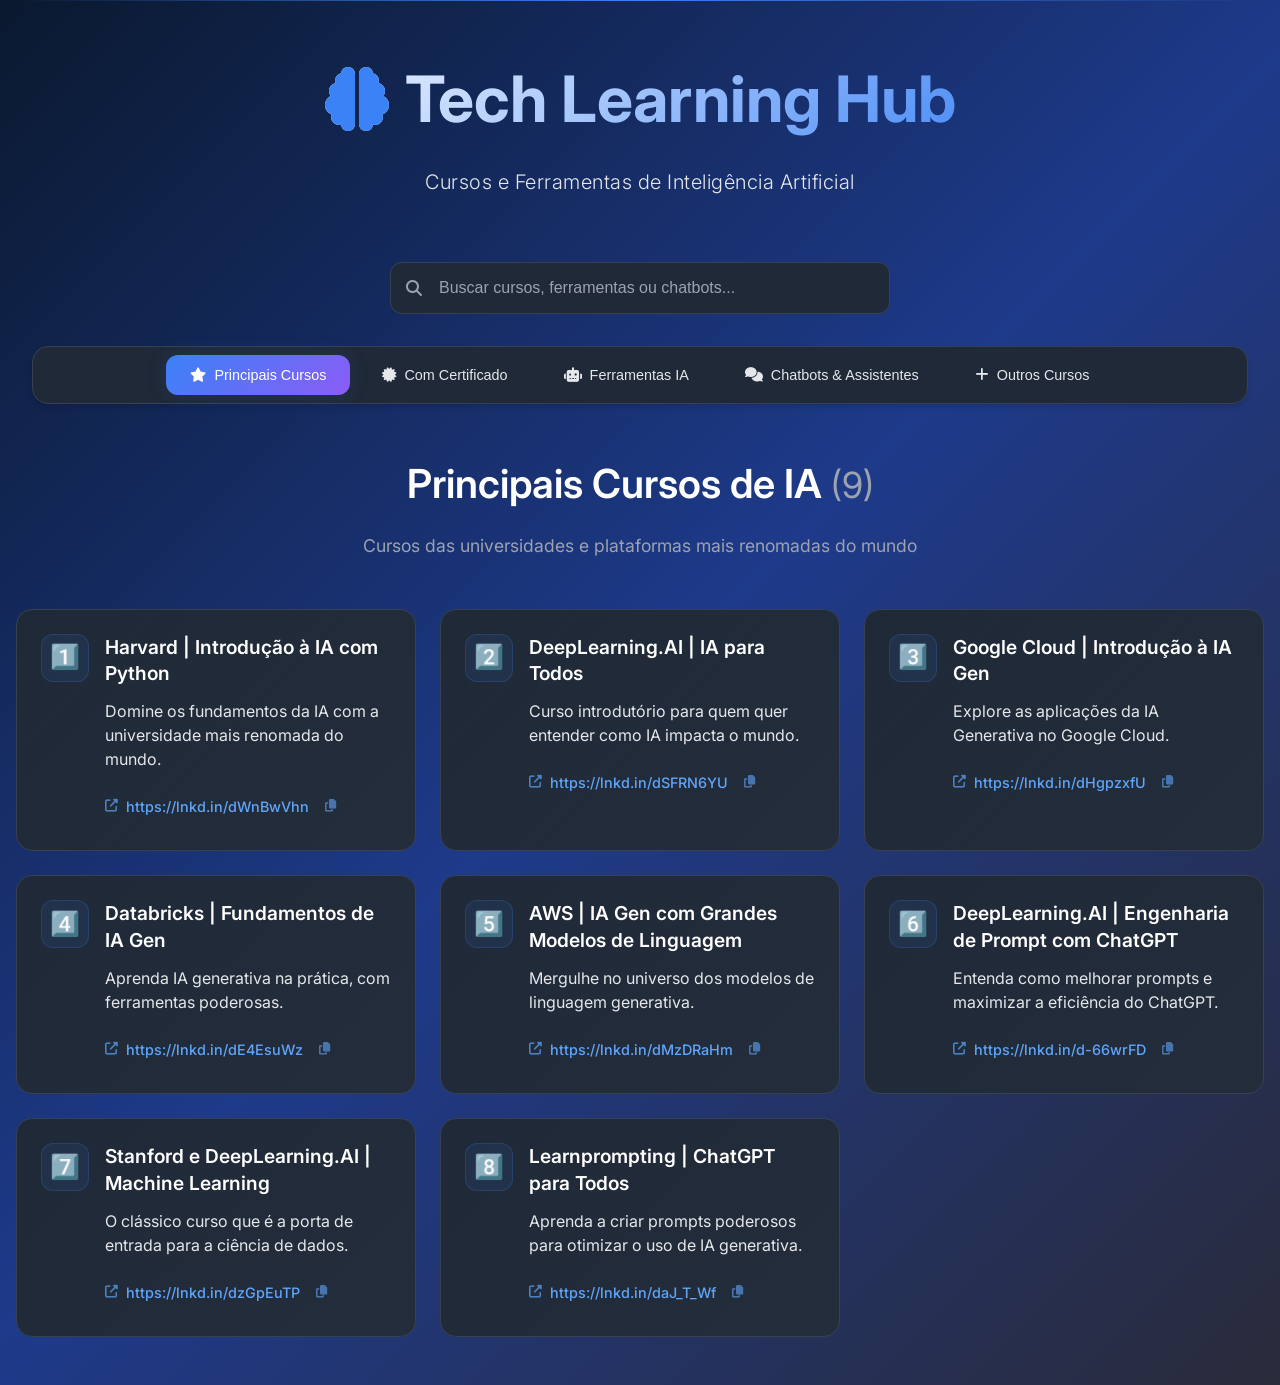
<file: index.html>
<!DOCTYPE html>
<html lang="pt-BR">
<head>
    <meta charset="UTF-8">
    <meta name="viewport" content="width=device-width, initial-scale=1.0">
    <title>Cursos e Ferramentas de IA - Tech Learning Hub</title>
    <link rel="stylesheet" href="styles.css">
    <link href="https://fonts.googleapis.com/css2?family=Inter:wght@300;400;500;600;700&display=swap" rel="stylesheet">
    <link rel="stylesheet" href="https://cdnjs.cloudflare.com/ajax/libs/font-awesome/6.4.0/css/all.min.css">
</head>
<body>
    <div class="container">
        <header class="header">
            <div class="header-content">
                <h1 class="main-title">
                    <i class="fas fa-brain"></i>
                    Tech Learning Hub
                </h1>
                <p class="subtitle">Cursos e Ferramentas de Inteligência Artificial</p>
            </div>
        </header>

        <nav class="navigation">
            <div class="nav-tabs">
                <button class="nav-tab active" data-section="principais">
                    <i class="fas fa-star"></i>
                    Principais Cursos
                </button>
                <button class="nav-tab" data-section="certificados">
                    <i class="fas fa-certificate"></i>
                    Com Certificado
                </button>
                <button class="nav-tab" data-section="ferramentas">
                    <i class="fas fa-robot"></i>
                    Ferramentas IA
                </button>
                <button class="nav-tab" data-section="chatbots">
                    <i class="fas fa-comments"></i>
                    Chatbots & Assistentes
                </button>
                <button class="nav-tab" data-section="outros">
                    <i class="fas fa-plus"></i>
                    Outros Cursos
                </button>
            </div>
        </nav>

        <main class="main-content">
            <!-- Seção Principais Cursos -->
            <section id="principais" class="content-section active">
                <div class="section-header">
                    <h2>Principais Cursos de IA</h2>
                    <p>Cursos das universidades e plataformas mais renomadas do mundo</p>
                </div>
                
                <div class="courses-grid">
                    <div class="course-card">
                        <div class="course-number">1️⃣</div>
                        <div class="course-content">
                            <h3>Harvard | Introdução à IA com Python</h3>
                            <p>Domine os fundamentos da IA com a universidade mais renomada do mundo.</p>
                            <a href="https://lnkd.in/dWnBwVhn" target="_blank" class="course-link">
                                <i class="fas fa-external-link-alt"></i>
                                https://lnkd.in/dWnBwVhn
                            </a>
                        </div>
                    </div>

                    <div class="course-card">
                        <div class="course-number">2️⃣</div>
                        <div class="course-content">
                            <h3>DeepLearning.AI | IA para Todos</h3>
                            <p>Curso introdutório para quem quer entender como IA impacta o mundo.</p>
                            <a href="https://lnkd.in/dSFRN6YU" target="_blank" class="course-link">
                                <i class="fas fa-external-link-alt"></i>
                                https://lnkd.in/dSFRN6YU
                            </a>
                        </div>
                    </div>

                    <div class="course-card">
                        <div class="course-number">3️⃣</div>
                        <div class="course-content">
                            <h3>Google Cloud | Introdução à IA Gen</h3>
                            <p>Explore as aplicações da IA Generativa no Google Cloud.</p>
                            <a href="https://lnkd.in/dHgpzxfU" target="_blank" class="course-link">
                                <i class="fas fa-external-link-alt"></i>
                                https://lnkd.in/dHgpzxfU
                            </a>
                        </div>
                    </div>

                    <div class="course-card">
                        <div class="course-number">4️⃣</div>
                        <div class="course-content">
                            <h3>Databricks | Fundamentos de IA Gen</h3>
                            <p>Aprenda IA generativa na prática, com ferramentas poderosas.</p>
                            <a href="https://lnkd.in/dE4EsuWz" target="_blank" class="course-link">
                                <i class="fas fa-external-link-alt"></i>
                                https://lnkd.in/dE4EsuWz
                            </a>
                        </div>
                    </div>

                    <div class="course-card">
                        <div class="course-number">5️⃣</div>
                        <div class="course-content">
                            <h3>AWS | IA Gen com Grandes Modelos de Linguagem</h3>
                            <p>Mergulhe no universo dos modelos de linguagem generativa.</p>
                            <a href="https://lnkd.in/dMzDRaHm" target="_blank" class="course-link">
                                <i class="fas fa-external-link-alt"></i>
                                https://lnkd.in/dMzDRaHm
                            </a>
                        </div>
                    </div>

                    <div class="course-card">
                        <div class="course-number">6️⃣</div>
                        <div class="course-content">
                            <h3>DeepLearning.AI | Engenharia de Prompt com ChatGPT</h3>
                            <p>Entenda como melhorar prompts e maximizar a eficiência do ChatGPT.</p>
                            <a href="https://lnkd.in/d-66wrFD" target="_blank" class="course-link">
                                <i class="fas fa-external-link-alt"></i>
                                https://lnkd.in/d-66wrFD
                            </a>
                        </div>
                    </div>

                    <div class="course-card">
                        <div class="course-number">7️⃣</div>
                        <div class="course-content">
                            <h3>Stanford e DeepLearning.AI | Machine Learning</h3>
                            <p>O clássico curso que é a porta de entrada para a ciência de dados.</p>
                            <a href="https://lnkd.in/dzGpEuTP" target="_blank" class="course-link">
                                <i class="fas fa-external-link-alt"></i>
                                https://lnkd.in/dzGpEuTP
                            </a>
                        </div>
                    </div>

                    <div class="course-card">
                        <div class="course-number">8️⃣</div>
                        <div class="course-content">
                            <h3>Learnprompting | ChatGPT para Todos</h3>
                            <p>Aprenda a criar prompts poderosos para otimizar o uso de IA generativa.</p>
                            <a href="https://lnkd.in/daJ_T_Wf" target="_blank" class="course-link">
                                <i class="fas fa-external-link-alt"></i>
                                https://lnkd.in/daJ_T_Wf
                            </a>
                        </div>
                    </div>

                    <div class="course-card">
                        <div class="course-number">9️⃣</div>
                        <div class="course-content">
                            <h3>Harvard | Data Science: Machine Learning</h3>
                            <p>Aprofunde seus conhecimentos em Machine Learning com Harvard.</p>
                            <a href="https://lnkd.in/dXRFrvbR" target="_blank" class="course-link">
                                <i class="fas fa-external-link-alt"></i>
                                https://lnkd.in/dXRFrvbR
                            </a>
                        </div>
                    </div>
                </div>
            </section>

            <!-- Seção Cursos com Certificado -->
            <section id="certificados" class="content-section">
                <div class="section-header">
                    <h2>Cursos Gratuitos de IA com Certificado</h2>
                    <p>Obtenha certificações reconhecidas no mercado</p>
                </div>
                
                <div class="courses-grid">
                    <div class="course-card">
                        <div class="course-icon">👨‍💼</div>
                        <div class="course-content">
                            <h3>Gerente de Produto IBM AI</h3>
                            <a href="https://lnkd.in/dCBqF8ej" target="_blank" class="course-link">
                                <i class="fas fa-external-link-alt"></i>
                                https://lnkd.in/dCBqF8ej
                            </a>
                        </div>
                    </div>

                    <div class="course-card">
                        <div class="course-icon">🧾</div>
                        <div class="course-content">
                            <h3>Analista de Metadados</h3>
                            <a href="https://lnkd.in/dMk_yRZW" target="_blank" class="course-link">
                                <i class="fas fa-external-link-alt"></i>
                                https://lnkd.in/dMk_yRZW
                            </a>
                        </div>
                    </div>

                    <div class="course-card">
                        <div class="course-icon">📚</div>
                        <div class="course-content">
                            <h3>Introdução ao LLMs</h3>
                            <a href="https://lnkd.in/dH9qenKa" target="_blank" class="course-link">
                                <i class="fas fa-external-link-alt"></i>
                                https://lnkd.in/dH9qenKa
                            </a>
                        </div>
                    </div>

                    <div class="course-card">
                        <div class="course-icon">🌐</div>
                        <div class="course-content">
                            <h3>IA para Todos</h3>
                            <a href="https://lnkd.in/drqErXpz" target="_blank" class="course-link">
                                <i class="fas fa-external-link-alt"></i>
                                https://lnkd.in/drqErXpz
                            </a>
                        </div>
                    </div>

                    <div class="course-card">
                        <div class="course-icon">🧠</div>
                        <div class="course-content">
                            <h3>IA Generativa para Líderes</h3>
                            <a href="https://lnkd.in/dYfGcK46" target="_blank" class="course-link">
                                <i class="fas fa-external-link-alt"></i>
                                https://lnkd.in/dYfGcK46
                            </a>
                        </div>
                    </div>

                    <div class="course-card">
                        <div class="course-icon">🧪</div>
                        <div class="course-content">
                            <h3>Construindo um cérebro em 10 minutos</h3>
                            <a href="https://lnkd.in/dq8zGWCy" target="_blank" class="course-link">
                                <i class="fas fa-external-link-alt"></i>
                                https://lnkd.in/dq8zGWCy
                            </a>
                        </div>
                    </div>

                    <div class="course-card">
                        <div class="course-icon">⚖</div>
                        <div class="course-content">
                            <h3>Introdução à IA Responsável</h3>
                            <a href="https://lnkd.in/dWmhsbQf" target="_blank" class="course-link">
                                <i class="fas fa-external-link-alt"></i>
                                https://lnkd.in/dWmhsbQf
                            </a>
                        </div>
                    </div>

                    <div class="course-card">
                        <div class="course-icon">📈</div>
                        <div class="course-content">
                            <h3>Eleve sua carreira de Analista de Dados</h3>
                            <a href="https://lnkd.in/dF6wwr9J" target="_blank" class="course-link">
                                <i class="fas fa-external-link-alt"></i>
                                https://lnkd.in/dF6wwr9J
                            </a>
                        </div>
                    </div>

                    <div class="course-card">
                        <div class="course-icon">🧬</div>
                        <div class="course-content">
                            <h3>Eleve sua carreira em Ciência de Dados</h3>
                            <a href="https://lnkd.in/dJaumutQ5" target="_blank" class="course-link">
                                <i class="fas fa-external-link-alt"></i>
                                https://lnkd.in/dJaumutQ5
                            </a>
                        </div>
                    </div>
                </div>
            </section>

            <!-- Seção Ferramentas de IA -->
            <section id="ferramentas" class="content-section">
                <div class="section-header">
                    <h2>Ferramentas de IA Agentic e Navegadores Autônomos</h2>
                    <p>As mais avançadas ferramentas de automação e navegação inteligente</p>
                </div>
                
                <div class="tools-grid">
                    <div class="tool-card">
                        <div class="tool-header">
                            <h3>→ Fellou</h3>
                        </div>
                        <div class="tool-content">
                            <p>O primeiro navegador realmente agentic. Ele pensa, navega e age em sites por você. Faz buscas em sites privados, gera relatórios visuais e trabalha em janelas de fundo.</p>
                            <p class="tool-note">Baseado no Eko — totalmente open source.</p>
                        </div>
                    </div>

                    <div class="tool-card">
                        <div class="tool-header">
                            <h3>→ nottelabs</h3>
                        </div>
                        <div class="tool-content">
                            <p>Crie e publique agentes web full stack com poucas linhas de código Python. Transforma qualquer site em um mapa estruturado, ideal para LLMs.</p>
                            <p class="tool-note">Já supera os tradicionais Browser Use e Convergence. 100% open source.</p>
                        </div>
                    </div>

                    <div class="tool-card">
                        <div class="tool-header">
                            <h3>→ Simular</h3>
                        </div>
                        <div class="tool-content">
                            <p>Um agente que navega com você, no Mac. Roda localmente, te dá controle total e já bate o Operator nos benchmarks.</p>
                            <p class="tool-note">Baseado no framework S2 — também open source.</p>
                        </div>
                    </div>

                    <div class="tool-card">
                        <div class="tool-header">
                            <h3>→ Workflow-Use (Browser Use)</h3>
                        </div>
                        <div class="tool-content">
                            <p>Grave uma vez sua navegação. Automatize para sempre. Gera scripts em Python reutilizáveis, 10x mais rápidos e muito mais baratos que LLMs puros.</p>
                            <p class="tool-note">Open source.</p>
                        </div>
                    </div>

                    <div class="tool-card">
                        <div class="tool-header">
                            <h3>→ Open Computer Agent</h3>
                        </div>
                        <div class="tool-content">
                            <p>A Hugging Face lançou um concorrente gratuito do Operator. Usa a biblioteca smolagents, os modelos vision Qwen 2 72B e o E2B Desktop para simular um computador virtual.</p>
                            <p class="tool-note">Totalmente gratuito.</p>
                        </div>
                    </div>
                </div>
            </section>

            <!-- Seção Chatbots -->
            <section id="chatbots" class="content-section">
                <div class="section-header">
                    <h2>Chatbots e Assistentes com IA Generativa</h2>
                    <p>Os melhores assistentes de IA disponíveis atualmente</p>
                </div>
                
                <div class="chatbots-grid">
                    <div class="chatbot-card">
                        <div class="chatbot-icon">🔹</div>
                        <div class="chatbot-content">
                            <h3>Google Gemini (Google)</h3>
                            <p>Chatbot multimodal com suporte para texto, voz e imagens. Integração com Docs, Gmail, e pesquisa em tempo real.</p>
                            <a href="https://gemini.google.com" target="_blank" class="chatbot-link">
                                <i class="fas fa-external-link-alt"></i>
                                https://gemini.google.com
                            </a>
                        </div>
                    </div>

                    <div class="chatbot-card">
                        <div class="chatbot-icon">🔹</div>
                        <div class="chatbot-content">
                            <h3>Grok (xAI)</h3>
                            <p>Baseado em postagens do X, geração de imagens e modo de voz.</p>
                            <a href="https://grok.com" target="_blank" class="chatbot-link">
                                <i class="fas fa-external-link-alt"></i>
                                https://grok.com
                            </a>
                        </div>
                    </div>

                    <div class="chatbot-card">
                        <div class="chatbot-icon">🔹</div>
                        <div class="chatbot-content">
                            <h3>DeepSeek-R1 (DeepSeek)</h3>
                            <p>Alta precisão em programação e tarefas técnicas.</p>
                            <a href="https://deepseek.com" target="_blank" class="chatbot-link">
                                <i class="fas fa-external-link-alt"></i>
                                https://deepseek.com
                            </a>
                        </div>
                    </div>

                    <div class="chatbot-card">
                        <div class="chatbot-icon">🔹</div>
                        <div class="chatbot-content">
                            <h3>Perplexity AI</h3>
                            <p>Respostas com fontes da web, ideal para pesquisas verificáveis.</p>
                            <a href="https://perplexity.ai" target="_blank" class="chatbot-link">
                                <i class="fas fa-external-link-alt"></i>
                                https://perplexity.ai
                            </a>
                        </div>
                    </div>

                    <div class="chatbot-card">
                        <div class="chatbot-icon">🔹</div>
                        <div class="chatbot-content">
                            <h3>Microsoft Copilot</h3>
                            <p>GPT-4, DALL-E, integração com Microsoft 365.</p>
                            <a href="https://lnkd.in/dfWbgVhn" target="_blank" class="chatbot-link">
                                <i class="fas fa-external-link-alt"></i>
                                https://lnkd.in/dfWbgVhn
                            </a>
                        </div>
                    </div>

                    <div class="chatbot-card">
                        <div class="chatbot-icon">🔹</div>
                        <div class="chatbot-content">
                            <h3>MariTalk (Maritaca AI)</h3>
                            <p>IA em português com o modelo Sabiá-3.</p>
                            <a href="https://chat.maritaca.ai" target="_blank" class="chatbot-link">
                                <i class="fas fa-external-link-alt"></i>
                                https://chat.maritaca.ai
                            </a>
                        </div>
                    </div>

                    <div class="chatbot-card">
                        <div class="chatbot-icon">🔹</div>
                        <div class="chatbot-content">
                            <h3>Meta AI – Llama 3</h3>
                            <p>Assistente de texto e imagem, integrado ao WhatsApp e Facebook.</p>
                            <a href="https://ai.meta.com" target="_blank" class="chatbot-link">
                                <i class="fas fa-external-link-alt"></i>
                                https://ai.meta.com
                            </a>
                        </div>
                    </div>

                    <div class="chatbot-card">
                        <div class="chatbot-icon">🔹</div>
                        <div class="chatbot-content">
                            <h3>Claude AI (Anthropic)</h3>
                            <p>Respostas seguras e éticas, ideal para textos técnicos e criativos.</p>
                            <a href="https://claude.ai" target="_blank" class="chatbot-link">
                                <i class="fas fa-external-link-alt"></i>
                                https://claude.ai
                            </a>
                        </div>
                    </div>

                    <div class="chatbot-card">
                        <div class="chatbot-icon">🔹</div>
                        <div class="chatbot-content">
                            <h3>Pi (Inflection AI)</h3>
                            <p>Conversacional, estilo empático, ideal para suporte pessoal.</p>
                            <a href="https://heypi.com" target="_blank" class="chatbot-link">
                                <i class="fas fa-external-link-alt"></i>
                                https://heypi.com
                            </a>
                        </div>
                    </div>

                    <div class="chatbot-card">
                        <div class="chatbot-icon">🔹</div>
                        <div class="chatbot-content">
                            <h3>YouChat (You.com)</h3>
                            <p>Busca integrada à IA com respostas atualizadas.</p>
                            <a href="https://you.com" target="_blank" class="chatbot-link">
                                <i class="fas fa-external-link-alt"></i>
                                https://you.com
                            </a>
                        </div>
                    </div>

                    <div class="chatbot-card">
                        <div class="chatbot-icon">🔹</div>
                        <div class="chatbot-content">
                            <h3>Mistral Chat (Mistral AI)</h3>
                            <p>Modelos de código aberto com foco em personalização e código.</p>
                            <a href="https://mistral.ai" target="_blank" class="chatbot-link">
                                <i class="fas fa-external-link-alt"></i>
                                https://mistral.ai
                            </a>
                        </div>
                    </div>
                </div>
            </section>

            <!-- Seção Outros Cursos -->
            <section id="outros" class="content-section">
                <div class="section-header">
                    <h2>Outros Cursos Gratuitos de IA e Aplicações Práticas</h2>
                    <p>Cursos adicionais para aprofundar seus conhecimentos</p>
                </div>
                
                <div class="courses-grid">
                    <div class="course-card">
                        <div class="course-number">1.</div>
                        <div class="course-content">
                            <h3>Aplicações de IA por GreatLearning</h3>
                            <a href="https://drp.li/9Akbb" target="_blank" class="course-link">
                                <i class="fas fa-external-link-alt"></i>
                                https://drp.li/9Akbb
                            </a>
                        </div>
                    </div>

                    <div class="course-card">
                        <div class="course-number">2.</div>
                        <div class="course-content">
                            <h3>Introdução à IA Generativa do Google</h3>
                            <a href="https://lnkd.in/extyHBZk" target="_blank" class="course-link">
                                <i class="fas fa-external-link-alt"></i>
                                https://lnkd.in/extyHBZk
                            </a>
                        </div>
                    </div>

                    <div class="course-card">
                        <div class="course-number">3.</div>
                        <div class="course-content">
                            <h3>Engenharia de Prompt para ChatGPT pela Vanderbilt University</h3>
                            <a href="https://lnkd.in/ehFAiUw7" target="_blank" class="course-link">
                                <i class="fas fa-external-link-alt"></i>
                                https://lnkd.in/ehFAiUw7
                            </a>
                        </div>
                    </div>

                    <div class="course-card">
                        <div class="course-number">4.</div>
                        <div class="course-content">
                            <h3>IA Generativa para Todos por DeepLearning.AI</h3>
                            <a href="https://lnkd.in/eqiWKnyT" target="_blank" class="course-link">
                                <i class="fas fa-external-link-alt"></i>
                                https://lnkd.in/eqiWKnyT
                            </a>
                        </div>
                    </div>

                    <div class="course-card">
                        <div class="course-number">5.</div>
                        <div class="course-content">
                            <h3>IA Generativa com Modelos de Linguagem Grandes da Amazon AWS</h3>
                            <a href="https://lnkd.in/dSNEtsDz" target="_blank" class="course-link">
                                <i class="fas fa-external-link-alt"></i>
                                https://lnkd.in/dSNEtsDz
                            </a>
                        </div>
                    </div>

                    <div class="course-card">
                        <div class="course-number">6.</div>
                        <div class="course-content">
                            <h3>Google AI Essentials do Google</h3>
                            <a href="https://lnkd.in/ei3S_ZsU" target="_blank" class="course-link">
                                <i class="fas fa-external-link-alt"></i>
                                https://lnkd.in/ei3S_ZsU
                            </a>
                        </div>
                    </div>

                    <div class="course-card">
                        <div class="course-number">7.</div>
                        <div class="course-content">
                            <h3>Elementos de IA da Universidade de Helsinque e MinnaLearn</h3>
                            <a href="https://lnkd.in/eCNvUHtM" target="_blank" class="course-link">
                                <i class="fas fa-external-link-alt"></i>
                                https://lnkd.in/eCNvUHtM
                            </a>
                        </div>
                    </div>

                    <div class="course-card">
                        <div class="course-number">8.</div>
                        <div class="course-content">
                            <h3>Inteligência Artificial por MIT OpenCourseWare</h3>
                            <a href="https://lnkd.in/eBwQcchv" target="_blank" class="course-link">
                                <i class="fas fa-external-link-alt"></i>
                                https://lnkd.in/eBwQcchv
                            </a>
                        </div>
                    </div>

                    <div class="course-card">
                        <div class="course-number">9.</div>
                        <div class="course-content">
                            <h3>Introdução do CS50 à IA com Python pela Universidade de Harvard</h3>
                            <a href="https://drp.li/dPwh5" target="_blank" class="course-link">
                                <i class="fas fa-external-link-alt"></i>
                                https://drp.li/dPwh5
                            </a>
                        </div>
                    </div>
                </div>
            </section>
        </main>


    </div>

    <script src="script.js"></script>
</body>
</html>
</file>
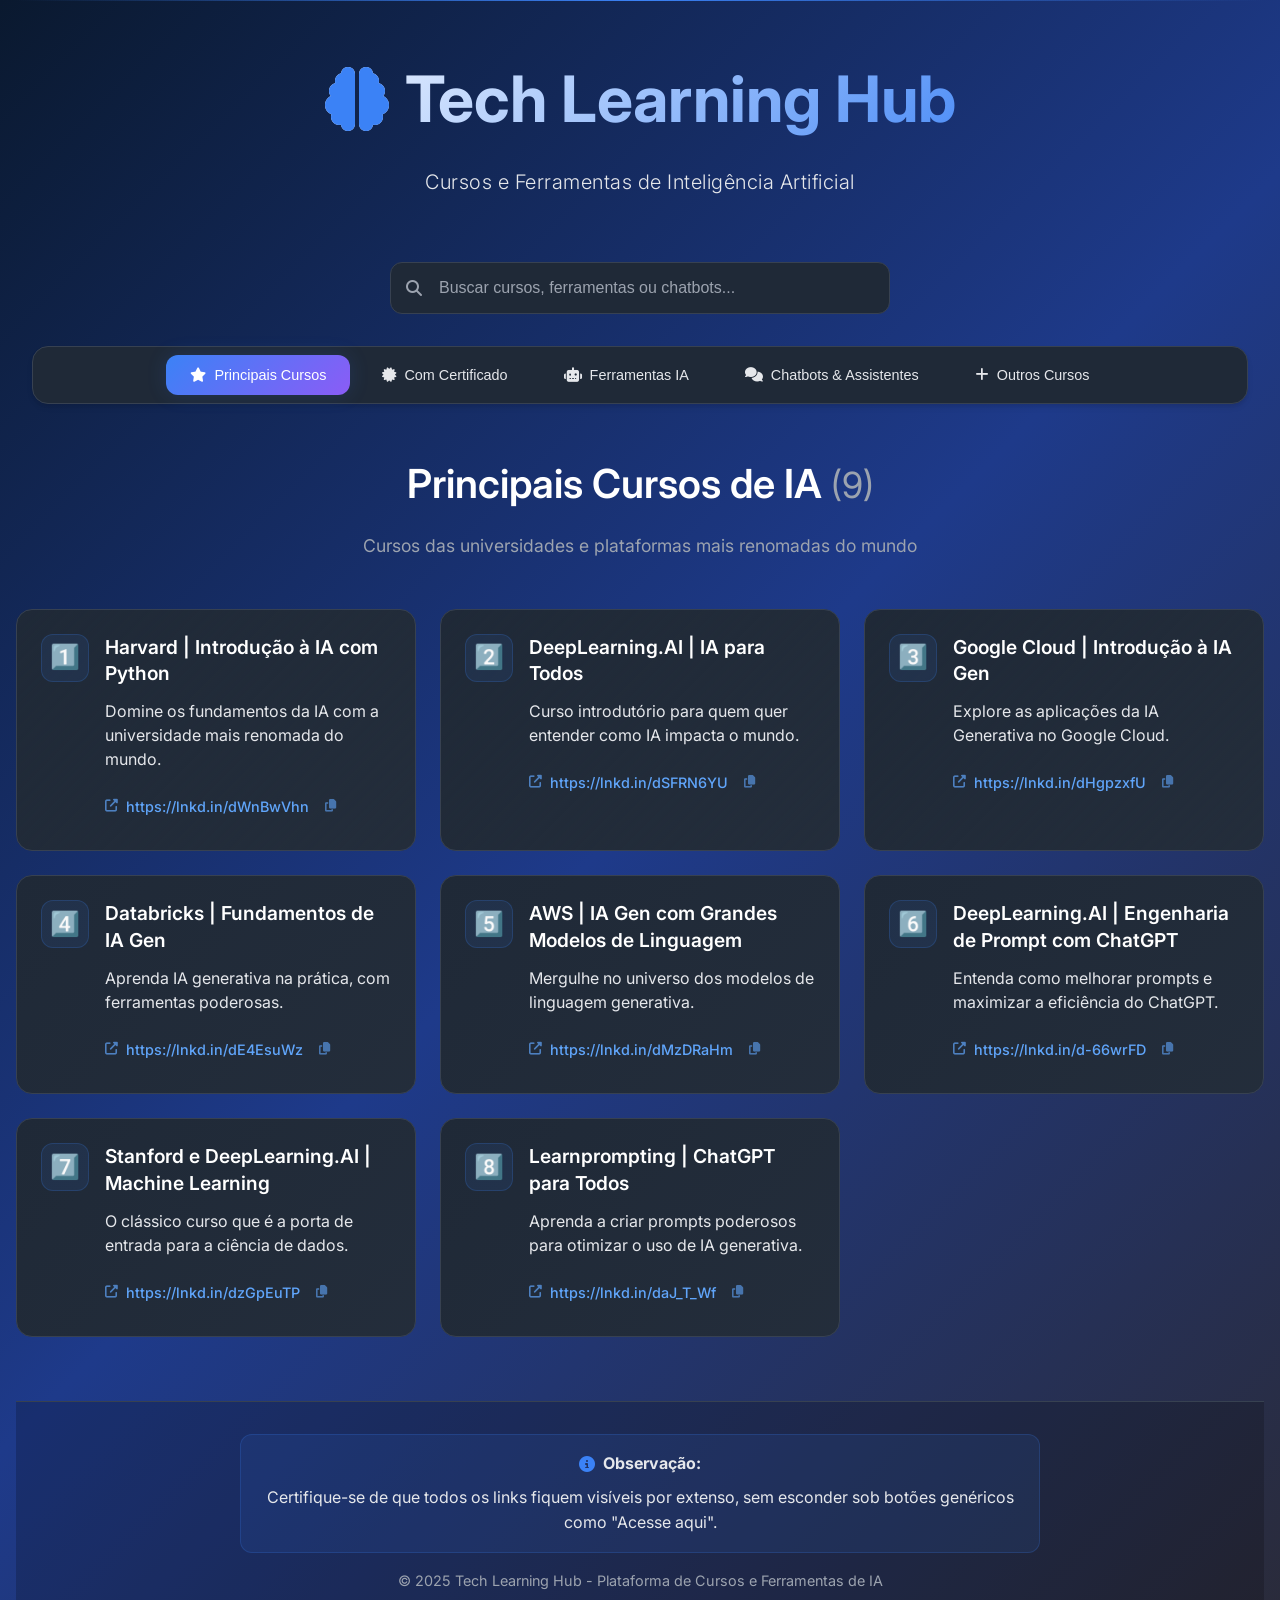
<file: ai-courses-page/index.html>
<!DOCTYPE html>
<html lang="pt-BR">
<head>
    <meta charset="UTF-8">
    <meta name="viewport" content="width=device-width, initial-scale=1.0">
    <title>Cursos e Ferramentas de IA - Tech Learning Hub</title>
    <link rel="stylesheet" href="styles.css">
    <link href="https://fonts.googleapis.com/css2?family=Inter:wght@300;400;500;600;700&display=swap" rel="stylesheet">
    <link rel="stylesheet" href="https://cdnjs.cloudflare.com/ajax/libs/font-awesome/6.4.0/css/all.min.css">
</head>
<body>
    <div class="container">
        <header class="header">
            <div class="header-content">
                <h1 class="main-title">
                    <i class="fas fa-brain"></i>
                    Tech Learning Hub
                </h1>
                <p class="subtitle">Cursos e Ferramentas de Inteligência Artificial</p>
            </div>
        </header>

        <nav class="navigation">
            <div class="nav-tabs">
                <button class="nav-tab active" data-section="principais">
                    <i class="fas fa-star"></i>
                    Principais Cursos
                </button>
                <button class="nav-tab" data-section="certificados">
                    <i class="fas fa-certificate"></i>
                    Com Certificado
                </button>
                <button class="nav-tab" data-section="ferramentas">
                    <i class="fas fa-robot"></i>
                    Ferramentas IA
                </button>
                <button class="nav-tab" data-section="chatbots">
                    <i class="fas fa-comments"></i>
                    Chatbots & Assistentes
                </button>
                <button class="nav-tab" data-section="outros">
                    <i class="fas fa-plus"></i>
                    Outros Cursos
                </button>
            </div>
        </nav>

        <main class="main-content">
            <!-- Seção Principais Cursos -->
            <section id="principais" class="content-section active">
                <div class="section-header">
                    <h2>Principais Cursos de IA</h2>
                    <p>Cursos das universidades e plataformas mais renomadas do mundo</p>
                </div>
                
                <div class="courses-grid">
                    <div class="course-card">
                        <div class="course-number">1️⃣</div>
                        <div class="course-content">
                            <h3>Harvard | Introdução à IA com Python</h3>
                            <p>Domine os fundamentos da IA com a universidade mais renomada do mundo.</p>
                            <a href="https://lnkd.in/dWnBwVhn" target="_blank" class="course-link">
                                <i class="fas fa-external-link-alt"></i>
                                https://lnkd.in/dWnBwVhn
                            </a>
                        </div>
                    </div>

                    <div class="course-card">
                        <div class="course-number">2️⃣</div>
                        <div class="course-content">
                            <h3>DeepLearning.AI | IA para Todos</h3>
                            <p>Curso introdutório para quem quer entender como IA impacta o mundo.</p>
                            <a href="https://lnkd.in/dSFRN6YU" target="_blank" class="course-link">
                                <i class="fas fa-external-link-alt"></i>
                                https://lnkd.in/dSFRN6YU
                            </a>
                        </div>
                    </div>

                    <div class="course-card">
                        <div class="course-number">3️⃣</div>
                        <div class="course-content">
                            <h3>Google Cloud | Introdução à IA Gen</h3>
                            <p>Explore as aplicações da IA Generativa no Google Cloud.</p>
                            <a href="https://lnkd.in/dHgpzxfU" target="_blank" class="course-link">
                                <i class="fas fa-external-link-alt"></i>
                                https://lnkd.in/dHgpzxfU
                            </a>
                        </div>
                    </div>

                    <div class="course-card">
                        <div class="course-number">4️⃣</div>
                        <div class="course-content">
                            <h3>Databricks | Fundamentos de IA Gen</h3>
                            <p>Aprenda IA generativa na prática, com ferramentas poderosas.</p>
                            <a href="https://lnkd.in/dE4EsuWz" target="_blank" class="course-link">
                                <i class="fas fa-external-link-alt"></i>
                                https://lnkd.in/dE4EsuWz
                            </a>
                        </div>
                    </div>

                    <div class="course-card">
                        <div class="course-number">5️⃣</div>
                        <div class="course-content">
                            <h3>AWS | IA Gen com Grandes Modelos de Linguagem</h3>
                            <p>Mergulhe no universo dos modelos de linguagem generativa.</p>
                            <a href="https://lnkd.in/dMzDRaHm" target="_blank" class="course-link">
                                <i class="fas fa-external-link-alt"></i>
                                https://lnkd.in/dMzDRaHm
                            </a>
                        </div>
                    </div>

                    <div class="course-card">
                        <div class="course-number">6️⃣</div>
                        <div class="course-content">
                            <h3>DeepLearning.AI | Engenharia de Prompt com ChatGPT</h3>
                            <p>Entenda como melhorar prompts e maximizar a eficiência do ChatGPT.</p>
                            <a href="https://lnkd.in/d-66wrFD" target="_blank" class="course-link">
                                <i class="fas fa-external-link-alt"></i>
                                https://lnkd.in/d-66wrFD
                            </a>
                        </div>
                    </div>

                    <div class="course-card">
                        <div class="course-number">7️⃣</div>
                        <div class="course-content">
                            <h3>Stanford e DeepLearning.AI | Machine Learning</h3>
                            <p>O clássico curso que é a porta de entrada para a ciência de dados.</p>
                            <a href="https://lnkd.in/dzGpEuTP" target="_blank" class="course-link">
                                <i class="fas fa-external-link-alt"></i>
                                https://lnkd.in/dzGpEuTP
                            </a>
                        </div>
                    </div>

                    <div class="course-card">
                        <div class="course-number">8️⃣</div>
                        <div class="course-content">
                            <h3>Learnprompting | ChatGPT para Todos</h3>
                            <p>Aprenda a criar prompts poderosos para otimizar o uso de IA generativa.</p>
                            <a href="https://lnkd.in/daJ_T_Wf" target="_blank" class="course-link">
                                <i class="fas fa-external-link-alt"></i>
                                https://lnkd.in/daJ_T_Wf
                            </a>
                        </div>
                    </div>

                    <div class="course-card">
                        <div class="course-number">9️⃣</div>
                        <div class="course-content">
                            <h3>Harvard | Data Science: Machine Learning</h3>
                            <p>Aprofunde seus conhecimentos em Machine Learning com Harvard.</p>
                            <a href="https://lnkd.in/dXRFrvbR" target="_blank" class="course-link">
                                <i class="fas fa-external-link-alt"></i>
                                https://lnkd.in/dXRFrvbR
                            </a>
                        </div>
                    </div>
                </div>
            </section>

            <!-- Seção Cursos com Certificado -->
            <section id="certificados" class="content-section">
                <div class="section-header">
                    <h2>Cursos Gratuitos de IA com Certificado</h2>
                    <p>Obtenha certificações reconhecidas no mercado</p>
                </div>
                
                <div class="courses-grid">
                    <div class="course-card">
                        <div class="course-icon">👨‍💼</div>
                        <div class="course-content">
                            <h3>Gerente de Produto IBM AI</h3>
                            <a href="https://lnkd.in/dCBqF8ej" target="_blank" class="course-link">
                                <i class="fas fa-external-link-alt"></i>
                                https://lnkd.in/dCBqF8ej
                            </a>
                        </div>
                    </div>

                    <div class="course-card">
                        <div class="course-icon">🧾</div>
                        <div class="course-content">
                            <h3>Analista de Metadados</h3>
                            <a href="https://lnkd.in/dMk_yRZW" target="_blank" class="course-link">
                                <i class="fas fa-external-link-alt"></i>
                                https://lnkd.in/dMk_yRZW
                            </a>
                        </div>
                    </div>

                    <div class="course-card">
                        <div class="course-icon">📚</div>
                        <div class="course-content">
                            <h3>Introdução ao LLMs</h3>
                            <a href="https://lnkd.in/dH9qenKa" target="_blank" class="course-link">
                                <i class="fas fa-external-link-alt"></i>
                                https://lnkd.in/dH9qenKa
                            </a>
                        </div>
                    </div>

                    <div class="course-card">
                        <div class="course-icon">🌐</div>
                        <div class="course-content">
                            <h3>IA para Todos</h3>
                            <a href="https://lnkd.in/drqErXpz" target="_blank" class="course-link">
                                <i class="fas fa-external-link-alt"></i>
                                https://lnkd.in/drqErXpz
                            </a>
                        </div>
                    </div>

                    <div class="course-card">
                        <div class="course-icon">🧠</div>
                        <div class="course-content">
                            <h3>IA Generativa para Líderes</h3>
                            <a href="https://lnkd.in/dYfGcK46" target="_blank" class="course-link">
                                <i class="fas fa-external-link-alt"></i>
                                https://lnkd.in/dYfGcK46
                            </a>
                        </div>
                    </div>

                    <div class="course-card">
                        <div class="course-icon">🧪</div>
                        <div class="course-content">
                            <h3>Construindo um cérebro em 10 minutos</h3>
                            <a href="https://lnkd.in/dq8zGWCy" target="_blank" class="course-link">
                                <i class="fas fa-external-link-alt"></i>
                                https://lnkd.in/dq8zGWCy
                            </a>
                        </div>
                    </div>

                    <div class="course-card">
                        <div class="course-icon">⚖</div>
                        <div class="course-content">
                            <h3>Introdução à IA Responsável</h3>
                            <a href="https://lnkd.in/dWmhsbQf" target="_blank" class="course-link">
                                <i class="fas fa-external-link-alt"></i>
                                https://lnkd.in/dWmhsbQf
                            </a>
                        </div>
                    </div>

                    <div class="course-card">
                        <div class="course-icon">📈</div>
                        <div class="course-content">
                            <h3>Eleve sua carreira de Analista de Dados</h3>
                            <a href="https://lnkd.in/dF6wwr9J" target="_blank" class="course-link">
                                <i class="fas fa-external-link-alt"></i>
                                https://lnkd.in/dF6wwr9J
                            </a>
                        </div>
                    </div>

                    <div class="course-card">
                        <div class="course-icon">🧬</div>
                        <div class="course-content">
                            <h3>Eleve sua carreira em Ciência de Dados</h3>
                            <a href="https://lnkd.in/dJaumutQ5" target="_blank" class="course-link">
                                <i class="fas fa-external-link-alt"></i>
                                https://lnkd.in/dJaumutQ5
                            </a>
                        </div>
                    </div>
                </div>
            </section>

            <!-- Seção Ferramentas de IA -->
            <section id="ferramentas" class="content-section">
                <div class="section-header">
                    <h2>Ferramentas de IA Agentic e Navegadores Autônomos</h2>
                    <p>As mais avançadas ferramentas de automação e navegação inteligente</p>
                </div>
                
                <div class="tools-grid">
                    <div class="tool-card">
                        <div class="tool-header">
                            <h3>→ Fellou</h3>
                        </div>
                        <div class="tool-content">
                            <p>O primeiro navegador realmente agentic. Ele pensa, navega e age em sites por você. Faz buscas em sites privados, gera relatórios visuais e trabalha em janelas de fundo.</p>
                            <p class="tool-note">Baseado no Eko — totalmente open source.</p>
                        </div>
                    </div>

                    <div class="tool-card">
                        <div class="tool-header">
                            <h3>→ nottelabs</h3>
                        </div>
                        <div class="tool-content">
                            <p>Crie e publique agentes web full stack com poucas linhas de código Python. Transforma qualquer site em um mapa estruturado, ideal para LLMs.</p>
                            <p class="tool-note">Já supera os tradicionais Browser Use e Convergence. 100% open source.</p>
                        </div>
                    </div>

                    <div class="tool-card">
                        <div class="tool-header">
                            <h3>→ Simular</h3>
                        </div>
                        <div class="tool-content">
                            <p>Um agente que navega com você, no Mac. Roda localmente, te dá controle total e já bate o Operator nos benchmarks.</p>
                            <p class="tool-note">Baseado no framework S2 — também open source.</p>
                        </div>
                    </div>

                    <div class="tool-card">
                        <div class="tool-header">
                            <h3>→ Workflow-Use (Browser Use)</h3>
                        </div>
                        <div class="tool-content">
                            <p>Grave uma vez sua navegação. Automatize para sempre. Gera scripts em Python reutilizáveis, 10x mais rápidos e muito mais baratos que LLMs puros.</p>
                            <p class="tool-note">Open source.</p>
                        </div>
                    </div>

                    <div class="tool-card">
                        <div class="tool-header">
                            <h3>→ Open Computer Agent</h3>
                        </div>
                        <div class="tool-content">
                            <p>A Hugging Face lançou um concorrente gratuito do Operator. Usa a biblioteca smolagents, os modelos vision Qwen 2 72B e o E2B Desktop para simular um computador virtual.</p>
                            <p class="tool-note">Totalmente gratuito.</p>
                        </div>
                    </div>
                </div>
            </section>

            <!-- Seção Chatbots -->
            <section id="chatbots" class="content-section">
                <div class="section-header">
                    <h2>Chatbots e Assistentes com IA Generativa</h2>
                    <p>Os melhores assistentes de IA disponíveis atualmente</p>
                </div>
                
                <div class="chatbots-grid">
                    <div class="chatbot-card">
                        <div class="chatbot-icon">🔹</div>
                        <div class="chatbot-content">
                            <h3>Google Gemini (Google)</h3>
                            <p>Chatbot multimodal com suporte para texto, voz e imagens. Integração com Docs, Gmail, e pesquisa em tempo real.</p>
                            <a href="https://gemini.google.com" target="_blank" class="chatbot-link">
                                <i class="fas fa-external-link-alt"></i>
                                https://gemini.google.com
                            </a>
                        </div>
                    </div>

                    <div class="chatbot-card">
                        <div class="chatbot-icon">🔹</div>
                        <div class="chatbot-content">
                            <h3>Grok (xAI)</h3>
                            <p>Baseado em postagens do X, geração de imagens e modo de voz.</p>
                            <a href="https://grok.com" target="_blank" class="chatbot-link">
                                <i class="fas fa-external-link-alt"></i>
                                https://grok.com
                            </a>
                        </div>
                    </div>

                    <div class="chatbot-card">
                        <div class="chatbot-icon">🔹</div>
                        <div class="chatbot-content">
                            <h3>DeepSeek-R1 (DeepSeek)</h3>
                            <p>Alta precisão em programação e tarefas técnicas.</p>
                            <a href="https://deepseek.com" target="_blank" class="chatbot-link">
                                <i class="fas fa-external-link-alt"></i>
                                https://deepseek.com
                            </a>
                        </div>
                    </div>

                    <div class="chatbot-card">
                        <div class="chatbot-icon">🔹</div>
                        <div class="chatbot-content">
                            <h3>Perplexity AI</h3>
                            <p>Respostas com fontes da web, ideal para pesquisas verificáveis.</p>
                            <a href="https://perplexity.ai" target="_blank" class="chatbot-link">
                                <i class="fas fa-external-link-alt"></i>
                                https://perplexity.ai
                            </a>
                        </div>
                    </div>

                    <div class="chatbot-card">
                        <div class="chatbot-icon">🔹</div>
                        <div class="chatbot-content">
                            <h3>Microsoft Copilot</h3>
                            <p>GPT-4, DALL-E, integração com Microsoft 365.</p>
                            <a href="https://lnkd.in/dfWbgVhn" target="_blank" class="chatbot-link">
                                <i class="fas fa-external-link-alt"></i>
                                https://lnkd.in/dfWbgVhn
                            </a>
                        </div>
                    </div>

                    <div class="chatbot-card">
                        <div class="chatbot-icon">🔹</div>
                        <div class="chatbot-content">
                            <h3>MariTalk (Maritaca AI)</h3>
                            <p>IA em português com o modelo Sabiá-3.</p>
                            <a href="https://chat.maritaca.ai" target="_blank" class="chatbot-link">
                                <i class="fas fa-external-link-alt"></i>
                                https://chat.maritaca.ai
                            </a>
                        </div>
                    </div>

                    <div class="chatbot-card">
                        <div class="chatbot-icon">🔹</div>
                        <div class="chatbot-content">
                            <h3>Meta AI – Llama 3</h3>
                            <p>Assistente de texto e imagem, integrado ao WhatsApp e Facebook.</p>
                            <a href="https://ai.meta.com" target="_blank" class="chatbot-link">
                                <i class="fas fa-external-link-alt"></i>
                                https://ai.meta.com
                            </a>
                        </div>
                    </div>

                    <div class="chatbot-card">
                        <div class="chatbot-icon">🔹</div>
                        <div class="chatbot-content">
                            <h3>Claude AI (Anthropic)</h3>
                            <p>Respostas seguras e éticas, ideal para textos técnicos e criativos.</p>
                            <a href="https://claude.ai" target="_blank" class="chatbot-link">
                                <i class="fas fa-external-link-alt"></i>
                                https://claude.ai
                            </a>
                        </div>
                    </div>

                    <div class="chatbot-card">
                        <div class="chatbot-icon">🔹</div>
                        <div class="chatbot-content">
                            <h3>Pi (Inflection AI)</h3>
                            <p>Conversacional, estilo empático, ideal para suporte pessoal.</p>
                            <a href="https://heypi.com" target="_blank" class="chatbot-link">
                                <i class="fas fa-external-link-alt"></i>
                                https://heypi.com
                            </a>
                        </div>
                    </div>

                    <div class="chatbot-card">
                        <div class="chatbot-icon">🔹</div>
                        <div class="chatbot-content">
                            <h3>YouChat (You.com)</h3>
                            <p>Busca integrada à IA com respostas atualizadas.</p>
                            <a href="https://you.com" target="_blank" class="chatbot-link">
                                <i class="fas fa-external-link-alt"></i>
                                https://you.com
                            </a>
                        </div>
                    </div>

                    <div class="chatbot-card">
                        <div class="chatbot-icon">🔹</div>
                        <div class="chatbot-content">
                            <h3>Mistral Chat (Mistral AI)</h3>
                            <p>Modelos de código aberto com foco em personalização e código.</p>
                            <a href="https://mistral.ai" target="_blank" class="chatbot-link">
                                <i class="fas fa-external-link-alt"></i>
                                https://mistral.ai
                            </a>
                        </div>
                    </div>
                </div>
            </section>

            <!-- Seção Outros Cursos -->
            <section id="outros" class="content-section">
                <div class="section-header">
                    <h2>Outros Cursos Gratuitos de IA e Aplicações Práticas</h2>
                    <p>Cursos adicionais para aprofundar seus conhecimentos</p>
                </div>
                
                <div class="courses-grid">
                    <div class="course-card">
                        <div class="course-number">1.</div>
                        <div class="course-content">
                            <h3>Aplicações de IA por GreatLearning</h3>
                            <a href="https://drp.li/9Akbb" target="_blank" class="course-link">
                                <i class="fas fa-external-link-alt"></i>
                                https://drp.li/9Akbb
                            </a>
                        </div>
                    </div>

                    <div class="course-card">
                        <div class="course-number">2.</div>
                        <div class="course-content">
                            <h3>Introdução à IA Generativa do Google</h3>
                            <a href="https://lnkd.in/extyHBZk" target="_blank" class="course-link">
                                <i class="fas fa-external-link-alt"></i>
                                https://lnkd.in/extyHBZk
                            </a>
                        </div>
                    </div>

                    <div class="course-card">
                        <div class="course-number">3.</div>
                        <div class="course-content">
                            <h3>Engenharia de Prompt para ChatGPT pela Vanderbilt University</h3>
                            <a href="https://lnkd.in/ehFAiUw7" target="_blank" class="course-link">
                                <i class="fas fa-external-link-alt"></i>
                                https://lnkd.in/ehFAiUw7
                            </a>
                        </div>
                    </div>

                    <div class="course-card">
                        <div class="course-number">4.</div>
                        <div class="course-content">
                            <h3>IA Generativa para Todos por DeepLearning.AI</h3>
                            <a href="https://lnkd.in/eqiWKnyT" target="_blank" class="course-link">
                                <i class="fas fa-external-link-alt"></i>
                                https://lnkd.in/eqiWKnyT
                            </a>
                        </div>
                    </div>

                    <div class="course-card">
                        <div class="course-number">5.</div>
                        <div class="course-content">
                            <h3>IA Generativa com Modelos de Linguagem Grandes da Amazon AWS</h3>
                            <a href="https://lnkd.in/dSNEtsDz" target="_blank" class="course-link">
                                <i class="fas fa-external-link-alt"></i>
                                https://lnkd.in/dSNEtsDz
                            </a>
                        </div>
                    </div>

                    <div class="course-card">
                        <div class="course-number">6.</div>
                        <div class="course-content">
                            <h3>Google AI Essentials do Google</h3>
                            <a href="https://lnkd.in/ei3S_ZsU" target="_blank" class="course-link">
                                <i class="fas fa-external-link-alt"></i>
                                https://lnkd.in/ei3S_ZsU
                            </a>
                        </div>
                    </div>

                    <div class="course-card">
                        <div class="course-number">7.</div>
                        <div class="course-content">
                            <h3>Elementos de IA da Universidade de Helsinque e MinnaLearn</h3>
                            <a href="https://lnkd.in/eCNvUHtM" target="_blank" class="course-link">
                                <i class="fas fa-external-link-alt"></i>
                                https://lnkd.in/eCNvUHtM
                            </a>
                        </div>
                    </div>

                    <div class="course-card">
                        <div class="course-number">8.</div>
                        <div class="course-content">
                            <h3>Inteligência Artificial por MIT OpenCourseWare</h3>
                            <a href="https://lnkd.in/eBwQcchv" target="_blank" class="course-link">
                                <i class="fas fa-external-link-alt"></i>
                                https://lnkd.in/eBwQcchv
                            </a>
                        </div>
                    </div>

                    <div class="course-card">
                        <div class="course-number">9.</div>
                        <div class="course-content">
                            <h3>Introdução do CS50 à IA com Python pela Universidade de Harvard</h3>
                            <a href="https://drp.li/dPwh5" target="_blank" class="course-link">
                                <i class="fas fa-external-link-alt"></i>
                                https://drp.li/dPwh5
                            </a>
                        </div>
                    </div>
                </div>
            </section>
        </main>

        <footer class="footer">
            <div class="footer-content">
                <p class="footer-note">
                    <i class="fas fa-info-circle"></i>
                    <strong>Observação:</strong> Certifique-se de que todos os links fiquem visíveis por extenso, sem esconder sob botões genéricos como "Acesse aqui".
                </p>
                <p class="footer-copyright">
                    © 2025 Tech Learning Hub - Plataforma de Cursos e Ferramentas de IA
                </p>
            </div>
        </footer>
    </div>

    <script src="script.js"></script>
</body>
</html>
</file>
<file: styles.css>
/* Reset e configurações base */
* {
    margin: 0;
    padding: 0;
    box-sizing: border-box;
}

:root {
    /* Paleta de cores tech-clean jurídico */
    --bg-primary: #0a192f;
    --bg-secondary: #1e3a8a;
    --bg-tertiary: #2a2b3a;
    --bg-card: #1f2937;
    --bg-card-hover: #374151;
    
    --text-primary: #ffffff;
    --text-secondary: #e5e7eb;
    --text-muted: #9ca3af;
    --text-accent: #60a5fa;
    
    --border-color: #374151;
    --border-hover: #4b5563;
    
    --accent-blue: #3b82f6;
    --accent-purple: #8b5cf6;
    --accent-green: #10b981;
    
    --shadow-sm: 0 1px 2px 0 rgba(0, 0, 0, 0.05);
    --shadow-md: 0 4px 6px -1px rgba(0, 0, 0, 0.1), 0 2px 4px -1px rgba(0, 0, 0, 0.06);
    --shadow-lg: 0 10px 15px -3px rgba(0, 0, 0, 0.1), 0 4px 6px -2px rgba(0, 0, 0, 0.05);
    --shadow-glow: 0 0 20px rgba(59, 130, 246, 0.15);
    
    --transition: all 0.3s cubic-bezier(0.4, 0, 0.2, 1);
    --transition-fast: all 0.15s ease-out;
}

body {
    font-family: 'Inter', -apple-system, BlinkMacSystemFont, 'Segoe UI', Roboto, sans-serif;
    background: linear-gradient(135deg, var(--bg-primary) 0%, var(--bg-secondary) 50%, var(--bg-tertiary) 100%);
    color: var(--text-primary);
    line-height: 1.6;
    min-height: 100vh;
    overflow-x: hidden;
}

.container {
    max-width: 1400px;
    margin: 0 auto;
    padding: 0 1rem;
}

/* Header */
.header {
    padding: 3rem 0 2rem;
    text-align: center;
    position: relative;
}

.header::before {
    content: '';
    position: absolute;
    top: 0;
    left: 0;
    right: 0;
    height: 1px;
    background: linear-gradient(90deg, transparent, var(--accent-blue), transparent);
}

.header-content {
    max-width: 800px;
    margin: 0 auto;
}

.main-title {
    font-size: clamp(2.5rem, 5vw, 4rem);
    font-weight: 700;
    margin-bottom: 1rem;
    background: linear-gradient(135deg, var(--text-primary), var(--accent-blue));
    -webkit-background-clip: text;
    -webkit-text-fill-color: transparent;
    background-clip: text;
    display: flex;
    align-items: center;
    justify-content: center;
    gap: 1rem;
}

.main-title i {
    color: var(--accent-blue);
    -webkit-text-fill-color: var(--accent-blue);
    animation: pulse 2s infinite;
}

.subtitle {
    font-size: 1.25rem;
    color: var(--text-secondary);
    font-weight: 300;
    letter-spacing: 0.5px;
}

/* Navigation */
.navigation {
    margin: 2rem 0;
    padding: 0 1rem;
}

.nav-tabs {
    display: flex;
    flex-wrap: wrap;
    gap: 0.5rem;
    justify-content: center;
    background: var(--bg-card);
    padding: 0.5rem;
    border-radius: 1rem;
    border: 1px solid var(--border-color);
    box-shadow: var(--shadow-md);
}

.nav-tab {
    background: transparent;
    border: none;
    color: var(--text-secondary);
    padding: 0.75rem 1.5rem;
    border-radius: 0.75rem;
    cursor: pointer;
    transition: var(--transition);
    font-weight: 500;
    display: flex;
    align-items: center;
    gap: 0.5rem;
    white-space: nowrap;
    font-size: 0.9rem;
}

.nav-tab:hover {
    background: var(--bg-card-hover);
    color: var(--text-primary);
    transform: translateY(-1px);
}

.nav-tab.active {
    background: linear-gradient(135deg, var(--accent-blue), var(--accent-purple));
    color: var(--text-primary);
    box-shadow: var(--shadow-glow);
}

.nav-tab i {
    font-size: 0.9rem;
}

/* Main Content */
.main-content {
    margin: 3rem 0;
}

.content-section {
    display: none;
    animation: fadeIn 0.5s ease-out;
}

.content-section.active {
    display: block;
}

.section-header {
    text-align: center;
    margin-bottom: 3rem;
}

.section-header h2 {
    font-size: clamp(1.8rem, 4vw, 2.5rem);
    font-weight: 600;
    margin-bottom: 1rem;
    color: var(--text-primary);
}

.section-header p {
    font-size: 1.1rem;
    color: var(--text-muted);
    max-width: 600px;
    margin: 0 auto;
}

/* Grids */
.courses-grid,
.tools-grid,
.chatbots-grid {
    display: grid;
    grid-template-columns: repeat(auto-fit, minmax(350px, 1fr));
    gap: 1.5rem;
    margin-bottom: 2rem;
}

/* Cards */
.course-card,
.tool-card,
.chatbot-card {
    background: var(--bg-card);
    border: 1px solid var(--border-color);
    border-radius: 1rem;
    padding: 1.5rem;
    transition: var(--transition);
    position: relative;
    overflow: hidden;
}

.course-card::before,
.tool-card::before,
.chatbot-card::before {
    content: '';
    position: absolute;
    top: 0;
    left: 0;
    right: 0;
    height: 3px;
    background: linear-gradient(90deg, var(--accent-blue), var(--accent-purple));
    transform: scaleX(0);
    transition: var(--transition);
}

.course-card:hover,
.tool-card:hover,
.chatbot-card:hover {
    background: var(--bg-card-hover);
    border-color: var(--border-hover);
    transform: translateY(-4px) scale(1.02);
    box-shadow: var(--shadow-lg), var(--shadow-glow);
}

.course-card:hover::before,
.tool-card:hover::before,
.chatbot-card:hover::before {
    transform: scaleX(1);
}

/* Course Cards */
.course-card {
    display: flex;
    gap: 1rem;
    align-items: flex-start;
}

.course-number,
.course-icon {
    font-size: 1.5rem;
    font-weight: 600;
    color: var(--accent-blue);
    flex-shrink: 0;
    width: 3rem;
    height: 3rem;
    display: flex;
    align-items: center;
    justify-content: center;
    background: rgba(59, 130, 246, 0.1);
    border-radius: 0.75rem;
    border: 1px solid rgba(59, 130, 246, 0.2);
}

.course-content h3 {
    font-size: 1.2rem;
    font-weight: 600;
    margin-bottom: 0.75rem;
    color: var(--text-primary);
    line-height: 1.4;
}

.course-content p {
    color: var(--text-secondary);
    margin-bottom: 1rem;
    line-height: 1.5;
}

.course-link,
.chatbot-link {
    display: inline-flex;
    align-items: center;
    gap: 0.5rem;
    color: var(--text-accent);
    text-decoration: none;
    font-weight: 500;
    font-size: 0.9rem;
    padding: 0.5rem 0;
    border-radius: 0.5rem;
    transition: var(--transition-fast);
    word-break: break-all;
}

.course-link:hover,
.chatbot-link:hover {
    color: var(--accent-blue);
    transform: translateX(4px);
}

.course-link i,
.chatbot-link i {
    font-size: 0.8rem;
    opacity: 0.7;
}

/* Tool Cards */
.tool-card {
    background: linear-gradient(135deg, var(--bg-card) 0%, rgba(139, 92, 246, 0.05) 100%);
}

.tool-header h3 {
    font-size: 1.3rem;
    font-weight: 600;
    color: var(--accent-purple);
    margin-bottom: 1rem;
    display: flex;
    align-items: center;
    gap: 0.5rem;
}

.tool-content p {
    color: var(--text-secondary);
    margin-bottom: 0.75rem;
    line-height: 1.6;
}

.tool-note {
    color: var(--text-muted);
    font-style: italic;
    font-size: 0.9rem;
}

/* Chatbot Cards */
.chatbot-card {
    display: flex;
    gap: 1rem;
    align-items: flex-start;
}

.chatbot-icon {
    font-size: 1.5rem;
    flex-shrink: 0;
    width: 3rem;
    height: 3rem;
    display: flex;
    align-items: center;
    justify-content: center;
    background: rgba(16, 185, 129, 0.1);
    border-radius: 0.75rem;
    border: 1px solid rgba(16, 185, 129, 0.2);
}

.chatbot-content h3 {
    font-size: 1.2rem;
    font-weight: 600;
    margin-bottom: 0.75rem;
    color: var(--text-primary);
}

.chatbot-content p {
    color: var(--text-secondary);
    margin-bottom: 1rem;
    line-height: 1.5;
}

/* Footer */
.footer {
    margin-top: 4rem;
    padding: 2rem 0;
    border-top: 1px solid var(--border-color);
    background: rgba(0, 0, 0, 0.2);
}

.footer-content {
    text-align: center;
    max-width: 800px;
    margin: 0 auto;
}

.footer-note {
    background: rgba(59, 130, 246, 0.1);
    border: 1px solid rgba(59, 130, 246, 0.2);
    border-radius: 0.75rem;
    padding: 1rem;
    margin-bottom: 1rem;
    color: var(--text-secondary);
    display: flex;
    align-items: center;
    justify-content: center;
    gap: 0.5rem;
    flex-wrap: wrap;
}

.footer-note i {
    color: var(--accent-blue);
}

.footer-copyright {
    color: var(--text-muted);
    font-size: 0.9rem;
}

/* Animations */
@keyframes fadeIn {
    from {
        opacity: 0;
        transform: translateY(20px);
    }
    to {
        opacity: 1;
        transform: translateY(0);
    }
}

@keyframes pulse {
    0%, 100% {
        transform: scale(1);
    }
    50% {
        transform: scale(1.05);
    }
}

/* Responsive Design */
@media (max-width: 768px) {
    .container {
        padding: 0 0.75rem;
    }
    
    .header {
        padding: 2rem 0 1.5rem;
    }
    
    .main-title {
        font-size: 2.5rem;
        flex-direction: column;
        gap: 0.5rem;
    }
    
    .subtitle {
        font-size: 1.1rem;
    }
    
    .nav-tabs {
        flex-direction: column;
        gap: 0.25rem;
    }
    
    .nav-tab {
        justify-content: center;
        padding: 1rem;
    }
    
    .courses-grid,
    .tools-grid,
    .chatbots-grid {
        grid-template-columns: 1fr;
        gap: 1rem;
    }
    
    .course-card,
    .chatbot-card {
        flex-direction: column;
        text-align: center;
    }
    
    .course-number,
    .course-icon,
    .chatbot-icon {
        align-self: center;
    }
    
    .footer-note {
        flex-direction: column;
        text-align: center;
    }
}

@media (max-width: 480px) {
    .course-card,
    .tool-card,
    .chatbot-card {
        padding: 1rem;
    }
    
    .section-header h2 {
        font-size: 1.8rem;
    }
    
    .course-content h3,
    .chatbot-content h3 {
        font-size: 1.1rem;
    }
    
    .tool-header h3 {
        font-size: 1.2rem;
    }
}

/* Scroll suave */
html {
    scroll-behavior: smooth;
}

/* Melhorias de acessibilidade */
.nav-tab:focus,
.course-link:focus,
.chatbot-link:focus {
    outline: 2px solid var(--accent-blue);
    outline-offset: 2px;
}

/* Estados de loading */
.loading {
    opacity: 0.6;
    pointer-events: none;
}

/* Microinterações adicionais */
.course-card:active,
.tool-card:active,
.chatbot-card:active {
    transform: translateY(-2px) scale(1.01);
}

.nav-tab:active {
    transform: translateY(0);
}

/* Gradientes sutis para profundidade */
.course-card,
.tool-card,
.chatbot-card {
    background-image: linear-gradient(135deg, var(--bg-card) 0%, rgba(255, 255, 255, 0.02) 100%);
}

/* Efeito de brilho sutil */
.course-card:hover,
.tool-card:hover,
.chatbot-card:hover {
    background-image: linear-gradient(135deg, var(--bg-card-hover) 0%, rgba(255, 255, 255, 0.05) 100%);
}
</file>
<file: ai-courses-page/styles.css>
/* Reset e configurações base */
* {
    margin: 0;
    padding: 0;
    box-sizing: border-box;
}

:root {
    /* Paleta de cores tech-clean jurídico */
    --bg-primary: #0a192f;
    --bg-secondary: #1e3a8a;
    --bg-tertiary: #2a2b3a;
    --bg-card: #1f2937;
    --bg-card-hover: #374151;
    
    --text-primary: #ffffff;
    --text-secondary: #e5e7eb;
    --text-muted: #9ca3af;
    --text-accent: #60a5fa;
    
    --border-color: #374151;
    --border-hover: #4b5563;
    
    --accent-blue: #3b82f6;
    --accent-purple: #8b5cf6;
    --accent-green: #10b981;
    
    --shadow-sm: 0 1px 2px 0 rgba(0, 0, 0, 0.05);
    --shadow-md: 0 4px 6px -1px rgba(0, 0, 0, 0.1), 0 2px 4px -1px rgba(0, 0, 0, 0.06);
    --shadow-lg: 0 10px 15px -3px rgba(0, 0, 0, 0.1), 0 4px 6px -2px rgba(0, 0, 0, 0.05);
    --shadow-glow: 0 0 20px rgba(59, 130, 246, 0.15);
    
    --transition: all 0.3s cubic-bezier(0.4, 0, 0.2, 1);
    --transition-fast: all 0.15s ease-out;
}

body {
    font-family: 'Inter', -apple-system, BlinkMacSystemFont, 'Segoe UI', Roboto, sans-serif;
    background: linear-gradient(135deg, var(--bg-primary) 0%, var(--bg-secondary) 50%, var(--bg-tertiary) 100%);
    color: var(--text-primary);
    line-height: 1.6;
    min-height: 100vh;
    overflow-x: hidden;
}

.container {
    max-width: 1400px;
    margin: 0 auto;
    padding: 0 1rem;
}

/* Header */
.header {
    padding: 3rem 0 2rem;
    text-align: center;
    position: relative;
}

.header::before {
    content: '';
    position: absolute;
    top: 0;
    left: 0;
    right: 0;
    height: 1px;
    background: linear-gradient(90deg, transparent, var(--accent-blue), transparent);
}

.header-content {
    max-width: 800px;
    margin: 0 auto;
}

.main-title {
    font-size: clamp(2.5rem, 5vw, 4rem);
    font-weight: 700;
    margin-bottom: 1rem;
    background: linear-gradient(135deg, var(--text-primary), var(--accent-blue));
    -webkit-background-clip: text;
    -webkit-text-fill-color: transparent;
    background-clip: text;
    display: flex;
    align-items: center;
    justify-content: center;
    gap: 1rem;
}

.main-title i {
    color: var(--accent-blue);
    -webkit-text-fill-color: var(--accent-blue);
    animation: pulse 2s infinite;
}

.subtitle {
    font-size: 1.25rem;
    color: var(--text-secondary);
    font-weight: 300;
    letter-spacing: 0.5px;
}

/* Navigation */
.navigation {
    margin: 2rem 0;
    padding: 0 1rem;
}

.nav-tabs {
    display: flex;
    flex-wrap: wrap;
    gap: 0.5rem;
    justify-content: center;
    background: var(--bg-card);
    padding: 0.5rem;
    border-radius: 1rem;
    border: 1px solid var(--border-color);
    box-shadow: var(--shadow-md);
}

.nav-tab {
    background: transparent;
    border: none;
    color: var(--text-secondary);
    padding: 0.75rem 1.5rem;
    border-radius: 0.75rem;
    cursor: pointer;
    transition: var(--transition);
    font-weight: 500;
    display: flex;
    align-items: center;
    gap: 0.5rem;
    white-space: nowrap;
    font-size: 0.9rem;
}

.nav-tab:hover {
    background: var(--bg-card-hover);
    color: var(--text-primary);
    transform: translateY(-1px);
}

.nav-tab.active {
    background: linear-gradient(135deg, var(--accent-blue), var(--accent-purple));
    color: var(--text-primary);
    box-shadow: var(--shadow-glow);
}

.nav-tab i {
    font-size: 0.9rem;
}

/* Main Content */
.main-content {
    margin: 3rem 0;
}

.content-section {
    display: none;
    animation: fadeIn 0.5s ease-out;
}

.content-section.active {
    display: block;
}

.section-header {
    text-align: center;
    margin-bottom: 3rem;
}

.section-header h2 {
    font-size: clamp(1.8rem, 4vw, 2.5rem);
    font-weight: 600;
    margin-bottom: 1rem;
    color: var(--text-primary);
}

.section-header p {
    font-size: 1.1rem;
    color: var(--text-muted);
    max-width: 600px;
    margin: 0 auto;
}

/* Grids */
.courses-grid,
.tools-grid,
.chatbots-grid {
    display: grid;
    grid-template-columns: repeat(auto-fit, minmax(350px, 1fr));
    gap: 1.5rem;
    margin-bottom: 2rem;
}

/* Cards */
.course-card,
.tool-card,
.chatbot-card {
    background: var(--bg-card);
    border: 1px solid var(--border-color);
    border-radius: 1rem;
    padding: 1.5rem;
    transition: var(--transition);
    position: relative;
    overflow: hidden;
}

.course-card::before,
.tool-card::before,
.chatbot-card::before {
    content: '';
    position: absolute;
    top: 0;
    left: 0;
    right: 0;
    height: 3px;
    background: linear-gradient(90deg, var(--accent-blue), var(--accent-purple));
    transform: scaleX(0);
    transition: var(--transition);
}

.course-card:hover,
.tool-card:hover,
.chatbot-card:hover {
    background: var(--bg-card-hover);
    border-color: var(--border-hover);
    transform: translateY(-4px) scale(1.02);
    box-shadow: var(--shadow-lg), var(--shadow-glow);
}

.course-card:hover::before,
.tool-card:hover::before,
.chatbot-card:hover::before {
    transform: scaleX(1);
}

/* Course Cards */
.course-card {
    display: flex;
    gap: 1rem;
    align-items: flex-start;
}

.course-number,
.course-icon {
    font-size: 1.5rem;
    font-weight: 600;
    color: var(--accent-blue);
    flex-shrink: 0;
    width: 3rem;
    height: 3rem;
    display: flex;
    align-items: center;
    justify-content: center;
    background: rgba(59, 130, 246, 0.1);
    border-radius: 0.75rem;
    border: 1px solid rgba(59, 130, 246, 0.2);
}

.course-content h3 {
    font-size: 1.2rem;
    font-weight: 600;
    margin-bottom: 0.75rem;
    color: var(--text-primary);
    line-height: 1.4;
}

.course-content p {
    color: var(--text-secondary);
    margin-bottom: 1rem;
    line-height: 1.5;
}

.course-link,
.chatbot-link {
    display: inline-flex;
    align-items: center;
    gap: 0.5rem;
    color: var(--text-accent);
    text-decoration: none;
    font-weight: 500;
    font-size: 0.9rem;
    padding: 0.5rem 0;
    border-radius: 0.5rem;
    transition: var(--transition-fast);
    word-break: break-all;
}

.course-link:hover,
.chatbot-link:hover {
    color: var(--accent-blue);
    transform: translateX(4px);
}

.course-link i,
.chatbot-link i {
    font-size: 0.8rem;
    opacity: 0.7;
}

/* Tool Cards */
.tool-card {
    background: linear-gradient(135deg, var(--bg-card) 0%, rgba(139, 92, 246, 0.05) 100%);
}

.tool-header h3 {
    font-size: 1.3rem;
    font-weight: 600;
    color: var(--accent-purple);
    margin-bottom: 1rem;
    display: flex;
    align-items: center;
    gap: 0.5rem;
}

.tool-content p {
    color: var(--text-secondary);
    margin-bottom: 0.75rem;
    line-height: 1.6;
}

.tool-note {
    color: var(--text-muted);
    font-style: italic;
    font-size: 0.9rem;
}

/* Chatbot Cards */
.chatbot-card {
    display: flex;
    gap: 1rem;
    align-items: flex-start;
}

.chatbot-icon {
    font-size: 1.5rem;
    flex-shrink: 0;
    width: 3rem;
    height: 3rem;
    display: flex;
    align-items: center;
    justify-content: center;
    background: rgba(16, 185, 129, 0.1);
    border-radius: 0.75rem;
    border: 1px solid rgba(16, 185, 129, 0.2);
}

.chatbot-content h3 {
    font-size: 1.2rem;
    font-weight: 600;
    margin-bottom: 0.75rem;
    color: var(--text-primary);
}

.chatbot-content p {
    color: var(--text-secondary);
    margin-bottom: 1rem;
    line-height: 1.5;
}

/* Footer */
.footer {
    margin-top: 4rem;
    padding: 2rem 0;
    border-top: 1px solid var(--border-color);
    background: rgba(0, 0, 0, 0.2);
}

.footer-content {
    text-align: center;
    max-width: 800px;
    margin: 0 auto;
}

.footer-note {
    background: rgba(59, 130, 246, 0.1);
    border: 1px solid rgba(59, 130, 246, 0.2);
    border-radius: 0.75rem;
    padding: 1rem;
    margin-bottom: 1rem;
    color: var(--text-secondary);
    display: flex;
    align-items: center;
    justify-content: center;
    gap: 0.5rem;
    flex-wrap: wrap;
}

.footer-note i {
    color: var(--accent-blue);
}

.footer-copyright {
    color: var(--text-muted);
    font-size: 0.9rem;
}

/* Animations */
@keyframes fadeIn {
    from {
        opacity: 0;
        transform: translateY(20px);
    }
    to {
        opacity: 1;
        transform: translateY(0);
    }
}

@keyframes pulse {
    0%, 100% {
        transform: scale(1);
    }
    50% {
        transform: scale(1.05);
    }
}

/* Responsive Design */
@media (max-width: 768px) {
    .container {
        padding: 0 0.75rem;
    }
    
    .header {
        padding: 2rem 0 1.5rem;
    }
    
    .main-title {
        font-size: 2.5rem;
        flex-direction: column;
        gap: 0.5rem;
    }
    
    .subtitle {
        font-size: 1.1rem;
    }
    
    .nav-tabs {
        flex-direction: column;
        gap: 0.25rem;
    }
    
    .nav-tab {
        justify-content: center;
        padding: 1rem;
    }
    
    .courses-grid,
    .tools-grid,
    .chatbots-grid {
        grid-template-columns: 1fr;
        gap: 1rem;
    }
    
    .course-card,
    .chatbot-card {
        flex-direction: column;
        text-align: center;
    }
    
    .course-number,
    .course-icon,
    .chatbot-icon {
        align-self: center;
    }
    
    .footer-note {
        flex-direction: column;
        text-align: center;
    }
}

@media (max-width: 480px) {
    .course-card,
    .tool-card,
    .chatbot-card {
        padding: 1rem;
    }
    
    .section-header h2 {
        font-size: 1.8rem;
    }
    
    .course-content h3,
    .chatbot-content h3 {
        font-size: 1.1rem;
    }
    
    .tool-header h3 {
        font-size: 1.2rem;
    }
}

/* Scroll suave */
html {
    scroll-behavior: smooth;
}

/* Melhorias de acessibilidade */
.nav-tab:focus,
.course-link:focus,
.chatbot-link:focus {
    outline: 2px solid var(--accent-blue);
    outline-offset: 2px;
}

/* Estados de loading */
.loading {
    opacity: 0.6;
    pointer-events: none;
}

/* Microinterações adicionais */
.course-card:active,
.tool-card:active,
.chatbot-card:active {
    transform: translateY(-2px) scale(1.01);
}

.nav-tab:active {
    transform: translateY(0);
}

/* Gradientes sutis para profundidade */
.course-card,
.tool-card,
.chatbot-card {
    background-image: linear-gradient(135deg, var(--bg-card) 0%, rgba(255, 255, 255, 0.02) 100%);
}

/* Efeito de brilho sutil */
.course-card:hover,
.tool-card:hover,
.chatbot-card:hover {
    background-image: linear-gradient(135deg, var(--bg-card-hover) 0%, rgba(255, 255, 255, 0.05) 100%);
}
</file>
